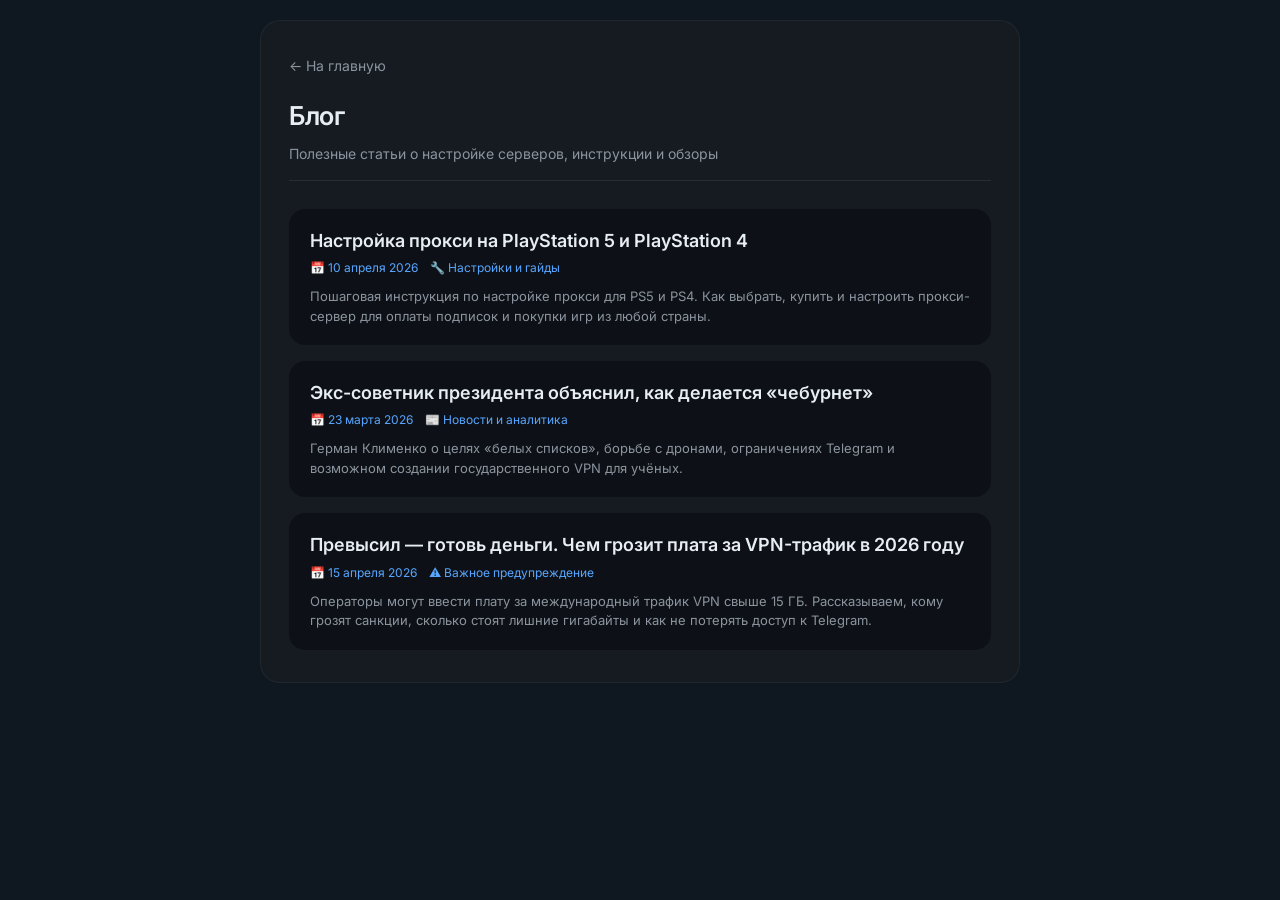
<file: blog/index.html>
<!DOCTYPE html>
<html lang="ru">
<head>
    <meta charset="UTF-8">
    <meta name="viewport" content="width=device-width, initial-scale=1.0">
    <!-- Microsoft Clarity -->
<script type="text/javascript">
    (function(c,l,a,r,i,t,y){
        c[a]=c[a]||function(){(c[a].q=c[a].q||[]).push(arguments)};
        t=l.createElement(r);t.async=1;t.src="https://www.clarity.ms/tag/"+i;
        y=l.getElementsByTagName(r)[0];y.parentNode.insertBefore(t,y);
    })(window, document, "clarity", "script", "wh6saxv35u");
</script>
    <title>Блог | MTProto для Telegram</title>
    <meta name="description" content="Полезные статьи о настройке прокси, VPN, обходе блокировок и новых ограничениях интернета в России.">
    <link href="https://fonts.googleapis.com/css2?family=Inter:wght@300;400;500;600;700&display=swap" rel="stylesheet">
    <style>
        * {
            margin: 0;
            padding: 0;
            box-sizing: border-box;
        }

        body {
            font-family: 'Inter', sans-serif;
            background: #0f1720;
            color: #e6edf3;
            line-height: 1.5;
            padding: 20px;
        }

        .container {
            max-width: 760px;
            margin: 0 auto;
            background: #161b22;
            border-radius: 20px;
            padding: 32px 28px;
            border: 1px solid rgba(255,255,255,0.05);
        }

        .back-link {
            display: inline-block;
            margin-bottom: 20px;
            color: #8b949e;
            text-decoration: none;
            font-size: 14px;
            transition: color 0.2s;
        }

        .back-link:hover {
            color: #58a6ff;
        }

        h1 {
            font-size: 26px;
            font-weight: 600;
            margin-bottom: 8px;
            letter-spacing: -0.3px;
        }

        .blog-description {
            font-size: 14px;
            color: #8b949e;
            margin-bottom: 28px;
            padding-bottom: 16px;
            border-bottom: 1px solid rgba(255,255,255,0.08);
        }

        .posts-list {
            list-style: none;
            display: flex;
            flex-direction: column;
            gap: 16px;
        }

        .posts-list li {
            background: #0d1117;
            border-radius: 16px;
            transition: all 0.2s ease;
            cursor: pointer;
            border: 1px solid transparent;
        }

        .post-link {
            display: block;
            padding: 18px 20px;
            text-decoration: none;
            color: inherit;
        }

        .posts-list li:hover {
            border-color: rgba(88, 166, 255, 0.3);
            background: #11161f;
            transform: translateY(-1px);
        }

        .post-title {
            font-size: 18px;
            font-weight: 600;
            margin-bottom: 6px;
            color: #e6edf3;
            line-height: 1.4;
        }

        .post-meta {
            font-size: 12px;
            color: #58a6ff;
            margin-bottom: 10px;
            display: flex;
            align-items: center;
            gap: 12px;
        }

        .post-excerpt {
            font-size: 13px;
            color: #8b949e;
            line-height: 1.5;
            display: -webkit-box;
            -webkit-line-clamp: 2;
            -webkit-box-orient: vertical;
            overflow: hidden;
        }

        @media (max-width: 600px) {
            .container {
                padding: 20px;
            }
            .post-link {
                padding: 14px 16px;
            }
            .post-title {
                font-size: 16px;
            }
        }
    </style>
</head>
<body>

<div class="container">
    <a href="/" class="back-link">← На главную</a>

    <h1>Блог</h1>
    <div class="blog-description">
        Полезные статьи о настройке серверов, инструкции и обзоры
    </div>

    <ul class="posts-list">
        <!-- СТАТЬЯ 1: PS5 -->
        <li onclick="window.location.href='nastroyka-proksi-na-playstation-5-i-playstation-4-poshagovaya-instruktsiya.html'">
            <a href="nastroyka-proksi-na-playstation-5-i-playstation-4-poshagovaya-instruktsiya.html" class="post-link">
                <div class="post-title">Настройка прокси на PlayStation 5 и PlayStation 4</div>
                <div class="post-meta">
                    <span>📅 10 апреля 2026</span>
                    <span>🔧 Настройки и гайды</span>
                </div>
                <div class="post-excerpt">
                    Пошаговая инструкция по настройке прокси для PS5 и PS4. Как выбрать, купить и настроить прокси-сервер для оплаты подписок и покупки игр из любой страны.
                </div>
            </a>
        </li>

        <!-- СТАТЬЯ 2: ЧЕБУРНЕТ / КЛИМЕНКО -->
        <li onclick="window.location.href='eks-sovetnik-prezidenta-german-klimenko-cheburnet-internet-ogranicheniya.html'">
            <a href="eks-sovetnik-prezidenta-german-klimenko-cheburnet-internet-ogranicheniya.html" class="post-link">
                <div class="post-title">Экс-советник президента объяснил, как делается «чебурнет»</div>
                <div class="post-meta">
                    <span>📅 23 марта 2026</span>
                    <span>📰 Новости и аналитика</span>
                </div>
                <div class="post-excerpt">
                    Герман Клименко о целях «белых списков», борьбе с дронами, ограничениях Telegram и возможном создании государственного VPN для учёных.
                </div>
            </a>
        </li>

        <!-- СТАТЬЯ 3: ПЛАТА ЗА VPN-ТРАФИК -->
        <li onclick="window.location.href='plat-za-vpn-traffic-2026.html'">
            <a href="plat-za-vpn-traffic-2026.html" class="post-link">
                <div class="post-title">Превысил — готовь деньги. Чем грозит плата за VPN-трафик в 2026 году</div>
                <div class="post-meta">
                    <span>📅 15 апреля 2026</span>
                    <span>⚠️ Важное предупреждение</span>
                </div>
                <div class="post-excerpt">
                    Операторы могут ввести плату за международный трафик VPN свыше 15 ГБ. Рассказываем, кому грозят санкции, сколько стоят лишние гигабайты и как не потерять доступ к Telegram.
                </div>
            </a>
        </li>
    </ul>
</div>

</body>
</html>
</file>
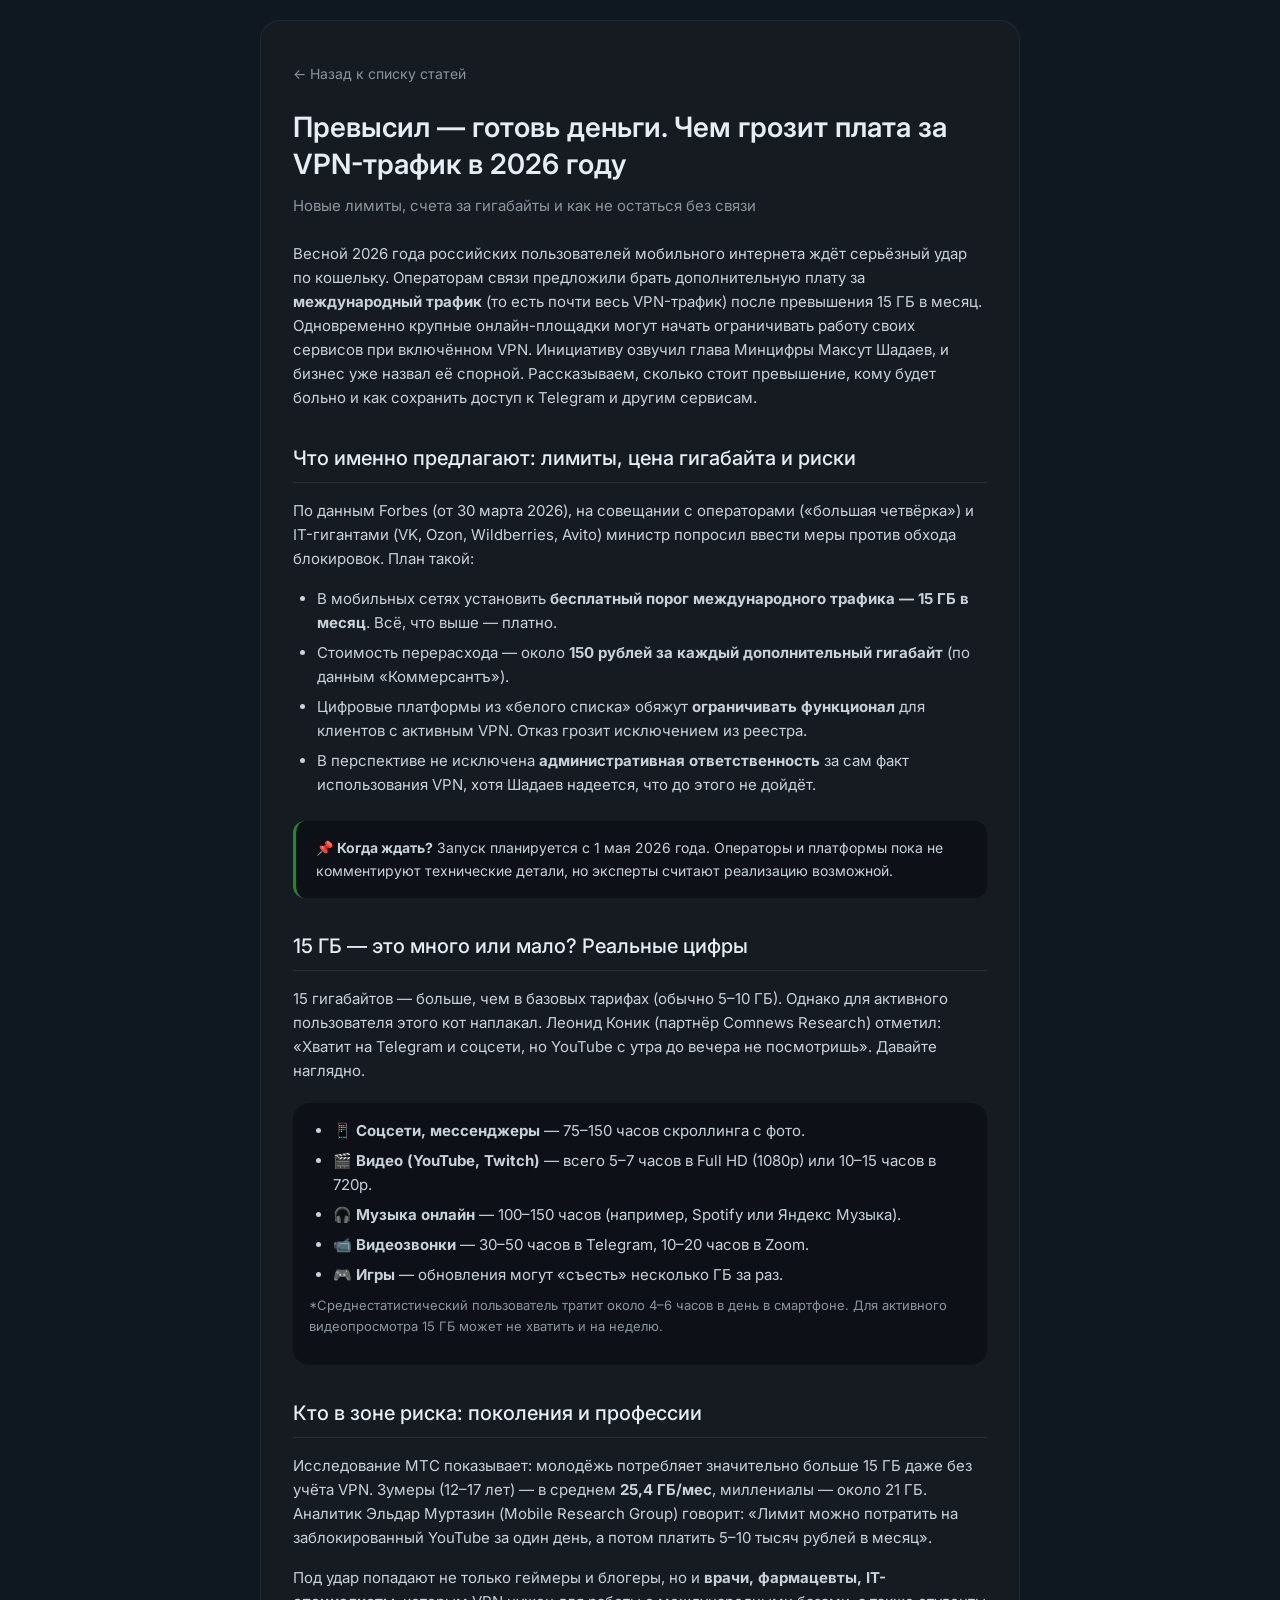
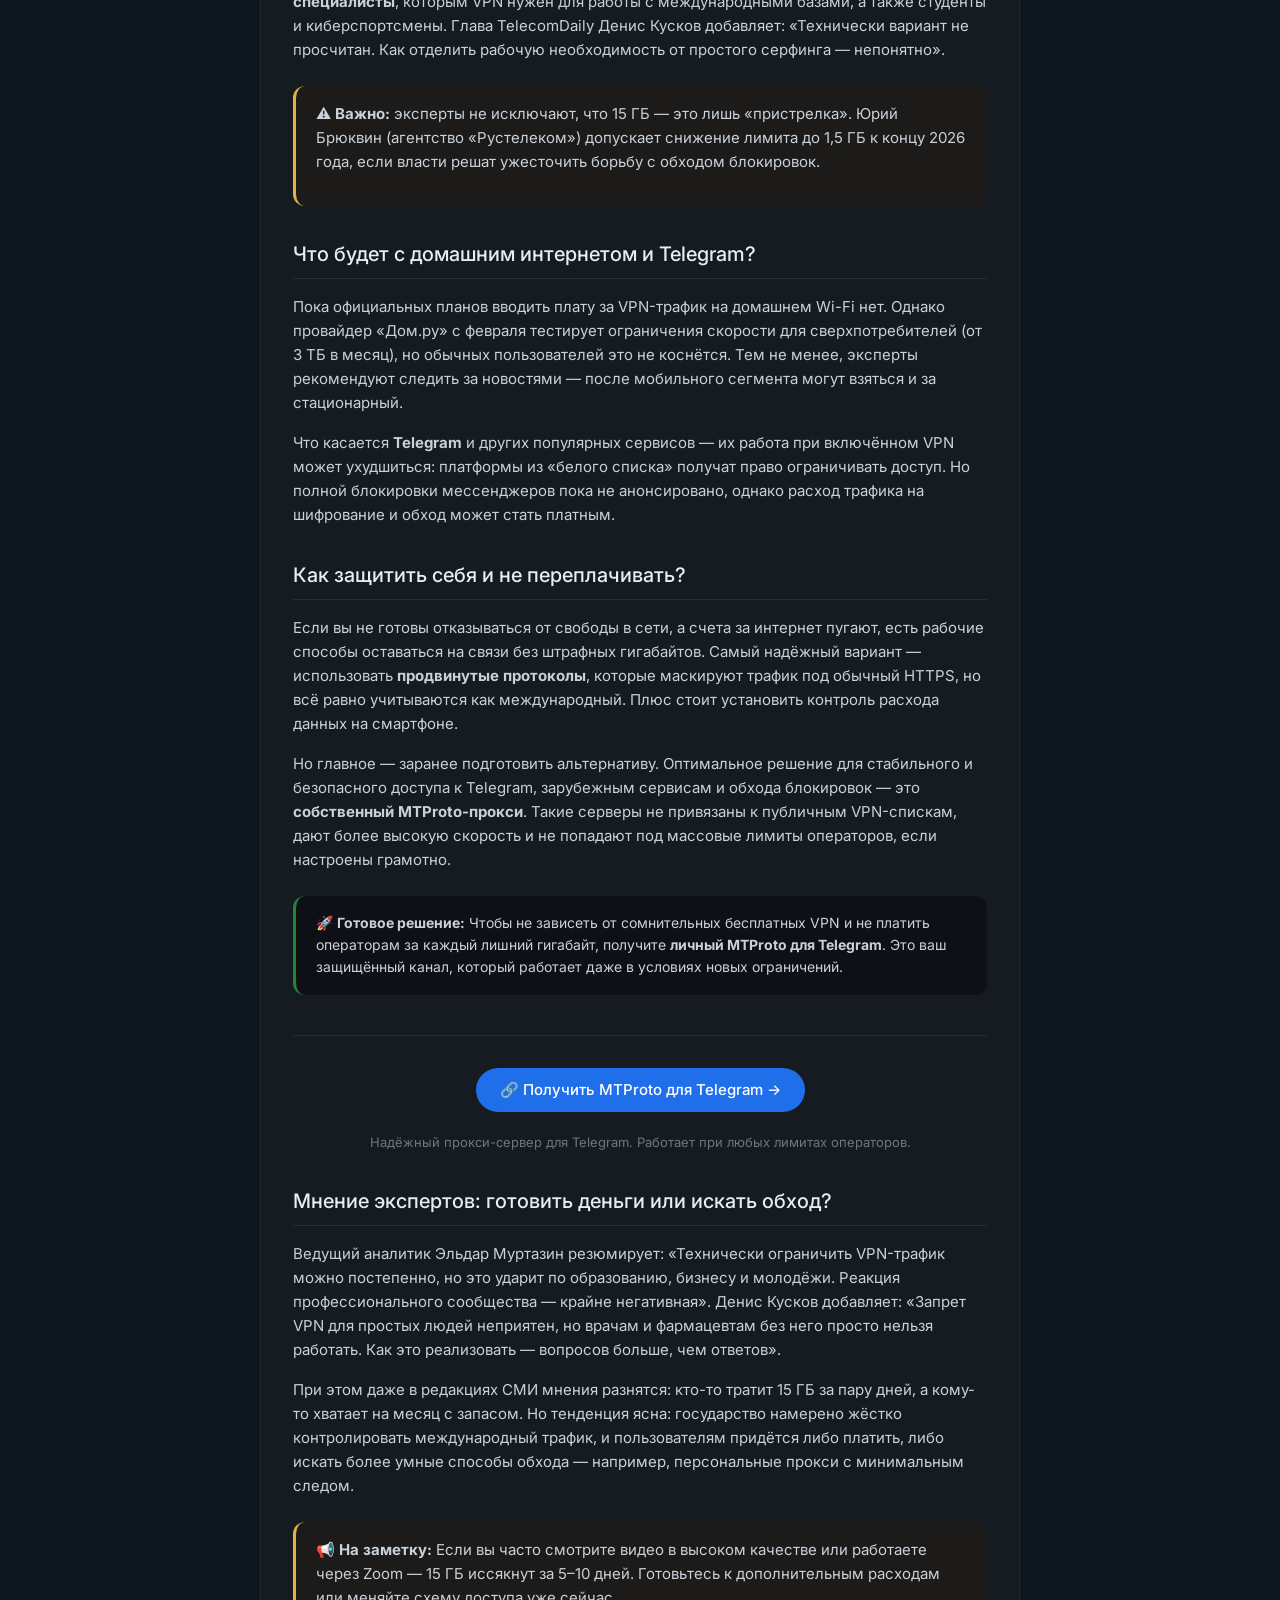
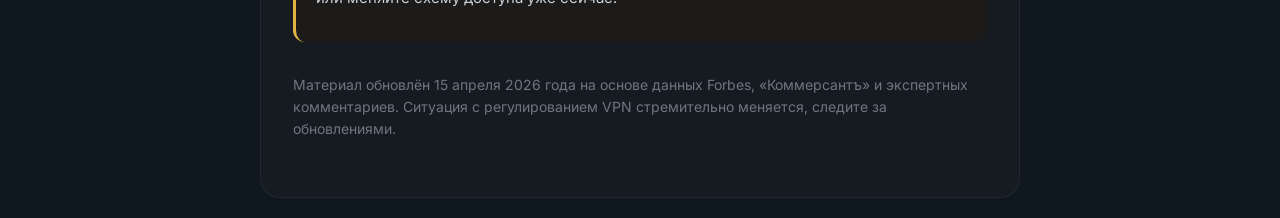
<file: blog/plat-za-vpn-traffic-2026.html>
<!DOCTYPE html>
<html lang="ru">
<head>
    <meta charset="UTF-8">
    <meta name="viewport" content="width=device-width, initial-scale=1.0">
    <!-- Microsoft Clarity -->
<script type="text/javascript">
    (function(c,l,a,r,i,t,y){
        c[a]=c[a]||function(){(c[a].q=c[a].q||[]).push(arguments)};
        t=l.createElement(r);t.async=1;t.src="https://www.clarity.ms/tag/"+i;
        y=l.getElementsByTagName(r)[0];y.parentNode.insertBefore(t,y);
    })(window, document, "clarity", "script", "wh6saxv35u");
</script>
    <title>Плата за VPN-трафик 2026: лимиты, риски, инструкция</title>
    <meta name="description" content="В России хотят ввести плату за международный трафик VPN свыше 15 ГБ. Разбираем, кому грозят санкции, сколько стоят лишние гигабайты и как не потерять доступ к Telegram.">
    <meta name="keywords" content="плата за VPN трафик, лимит 15 ГБ, VPN ограничения Россия, Минцифры VPN, международный трафик, обход блокировок 2026">
    <meta name="author" content="TelegaOnline">
    <link href="https://fonts.googleapis.com/css2?family=Inter:wght@300;400;500;600;700&display=swap" rel="stylesheet">
    <style>
        * {
            margin: 0;
            padding: 0;
            box-sizing: border-box;
        }

        body {
            font-family: 'Inter', sans-serif;
            background: #0f1720;
            color: #e6edf3;
            line-height: 1.6;
            padding: 20px;
        }

        .container {
            max-width: 760px;
            margin: 0 auto;
            background: #161b22;
            border-radius: 20px;
            padding: 40px 32px;
            border: 1px solid rgba(255,255,255,0.05);
        }

        .back-link {
            display: inline-block;
            margin-bottom: 24px;
            color: #8b949e;
            text-decoration: none;
            font-size: 14px;
            transition: color 0.2s;
        }

        .back-link:hover {
            color: #58a6ff;
        }

        h1 {
            font-size: 28px;
            font-weight: 600;
            margin-bottom: 12px;
            line-height: 1.3;
        }

        h2 {
            font-size: 20px;
            font-weight: 500;
            margin: 32px 0 16px 0;
            padding-bottom: 8px;
            border-bottom: 1px solid rgba(255,255,255,0.08);
        }

        h3 {
            font-size: 17px;
            font-weight: 500;
            margin: 24px 0 12px 0;
            color: #c9d1d9;
        }

        p {
            font-size: 15px;
            color: #c9d1d9;
            margin-bottom: 16px;
        }

        ul, ol {
            margin: 16px 0 16px 24px;
            color: #c9d1d9;
            font-size: 15px;
        }

        li {
            margin-bottom: 6px;
        }

        a {
            color: #58a6ff;
            text-decoration: none;
            transition: color 0.2s;
        }

        a:hover {
            text-decoration: underline;
        }

        .article-image {
            margin: 24px 0;
            text-align: center;
            cursor: pointer;
            transition: opacity 0.2s;
        }

        .article-image img {
            max-width: 100%;
            border-radius: 12px;
            border: 1px solid rgba(255,255,255,0.08);
            box-shadow: 0 4px 12px rgba(0,0,0,0.3);
        }

        .article-image:hover {
            opacity: 0.9;
        }

        .image-caption {
            font-size: 12px;
            color: #6e7681;
            margin-top: 8px;
            text-align: center;
        }

        .info-banner {
            background: #0d1117;
            border-left: 3px solid #238636;
            padding: 16px 20px;
            border-radius: 12px;
            margin: 24px 0;
        }

        .info-banner p {
            margin-bottom: 0;
            font-size: 14px;
        }

        .warning-banner {
            background: #1c1b1a;
            border-left: 3px solid #e3b341;
            padding: 16px 20px;
            border-radius: 12px;
            margin: 24px 0;
        }

        .traffic-box {
            background: #0d1117;
            border-radius: 16px;
            padding: 8px 16px 12px 16px;
            margin: 20px 0;
        }

        .traffic-box ul {
            margin-top: 8px;
            margin-bottom: 8px;
        }

        .footer-link-card {
            margin-top: 40px;
            padding-top: 20px;
            border-top: 1px solid rgba(255,255,255,0.08);
            text-align: center;
        }

        .main-site-button {
            display: inline-flex;
            align-items: center;
            gap: 8px;
            background: #1f6feb;
            color: white;
            padding: 10px 24px;
            border-radius: 40px;
            font-weight: 500;
            font-size: 15px;
            transition: background 0.2s, transform 0.1s;
            margin: 12px 0 8px;
        }

        .main-site-button:hover {
            background: #388bfd;
            text-decoration: none;
            transform: translateY(-1px);
        }

        .modal {
            display: none;
            position: fixed;
            z-index: 1000;
            left: 0;
            top: 0;
            width: 100%;
            height: 100%;
            background-color: rgba(0,0,0,0.9);
            cursor: pointer;
        }

        .modal-content {
            margin: auto;
            display: block;
            max-width: 90%;
            max-height: 90%;
            position: absolute;
            top: 50%;
            left: 50%;
            transform: translate(-50%, -50%);
            border-radius: 8px;
        }

        .close-modal {
            position: absolute;
            top: 20px;
            right: 35px;
            color: #fff;
            font-size: 40px;
            font-weight: bold;
            cursor: pointer;
        }

        @media (max-width: 600px) {
            .container {
                padding: 24px 20px;
            }
            h1 {
                font-size: 24px;
            }
            h2 {
                font-size: 18px;
            }
        }
    </style>
</head>
<body>

<div class="container">
    <a href="/blog/index.html" class="back-link">← Назад к списку статей</a>

    <h1>Превысил — готовь деньги. Чем грозит плата за VPN-трафик в 2026 году</h1>
    <p style="color: #8b949e; margin-bottom: 24px;">Новые лимиты, счета за гигабайты и как не остаться без связи</p>

    <p>Весной 2026 года российских пользователей мобильного интернета ждёт серьёзный удар по кошельку. Операторам связи предложили брать дополнительную плату за <strong>международный трафик</strong> (то есть почти весь VPN-трафик) после превышения 15 ГБ в месяц. Одновременно крупные онлайн-площадки могут начать ограничивать работу своих сервисов при включённом VPN. Инициативу озвучил глава Минцифры Максут Шадаев, и бизнес уже назвал её спорной. Рассказываем, сколько стоит превышение, кому будет больно и как сохранить доступ к Telegram и другим сервисам.</p>

    <h2>Что именно предлагают: лимиты, цена гигабайта и риски</h2>
    <p>По данным Forbes (от 30 марта 2026), на совещании с операторами («большая четвёрка») и IT-гигантами (VK, Ozon, Wildberries, Avito) министр попросил ввести меры против обхода блокировок. План такой:</p>
    <ul>
        <li>В мобильных сетях установить <strong>бесплатный порог международного трафика — 15 ГБ в месяц</strong>. Всё, что выше — платно.</li>
        <li>Стоимость перерасхода — около <strong>150 рублей за каждый дополнительный гигабайт</strong> (по данным «Коммерсантъ»).</li>
        <li>Цифровые платформы из «белого списка» обяжут <strong>ограничивать функционал</strong> для клиентов с активным VPN. Отказ грозит исключением из реестра.</li>
        <li>В перспективе не исключена <strong>административная ответственность</strong> за сам факт использования VPN, хотя Шадаев надеется, что до этого не дойдёт.</li>
    </ul>
    <div class="info-banner">
        <p>📌 <strong>Когда ждать?</strong> Запуск планируется с 1 мая 2026 года. Операторы и платформы пока не комментируют технические детали, но эксперты считают реализацию возможной.</p>
    </div>

    <h2>15 ГБ — это много или мало? Реальные цифры</h2>
    <p>15 гигабайтов — больше, чем в базовых тарифах (обычно 5–10 ГБ). Однако для активного пользователя этого кот наплакал. Леонид Коник (партнёр Comnews Research) отметил: «Хватит на Telegram и соцсети, но YouTube с утра до вечера не посмотришь». Давайте наглядно.</p>
    <div class="traffic-box">
        <ul>
            <li>📱 <strong>Соцсети, мессенджеры</strong> — 75–150 часов скроллинга с фото.</li>
            <li>🎬 <strong>Видео (YouTube, Twitch)</strong> — всего 5–7 часов в Full HD (1080p) или 10–15 часов в 720p.</li>
            <li>🎧 <strong>Музыка онлайн</strong> — 100–150 часов (например, Spotify или Яндекс Музыка).</li>
            <li>📹 <strong>Видеозвонки</strong> — 30–50 часов в Telegram, 10–20 часов в Zoom.</li>
            <li>🎮 <strong>Игры</strong> — обновления могут «съесть» несколько ГБ за раз.</li>
        </ul>
        <p style="font-size: 13px; margin-top: 8px; color:#8b949e;">*Среднестатистический пользователь тратит около 4–6 часов в день в смартфоне. Для активного видеопросмотра 15 ГБ может не хватить и на неделю.</p>
    </div>

    <h2>Кто в зоне риска: поколения и профессии</h2>
    <p>Исследование МТС показывает: молодёжь потребляет значительно больше 15 ГБ даже без учёта VPN. Зумеры (12–17 лет) — в среднем <strong>25,4 ГБ/мес</strong>, миллениалы — около 21 ГБ. Аналитик Эльдар Муртазин (Mobile Research Group) говорит: «Лимит можно потратить на заблокированный YouTube за один день, а потом платить 5–10 тысяч рублей в месяц».</p>
    <p>Под удар попадают не только геймеры и блогеры, но и <strong>врачи, фармацевты, IT-специалисты</strong>, которым VPN нужен для работы с международными базами, а также студенты и киберспортсмены. Глава TelecomDaily Денис Кусков добавляет: «Технически вариант не просчитан. Как отделить рабочую необходимость от простого серфинга — непонятно».</p>
    <div class="warning-banner">
        <p>⚠️ <strong>Важно:</strong> эксперты не исключают, что 15 ГБ — это лишь «пристрелка». Юрий Брюквин (агентство «Рустелеком») допускает снижение лимита до 1,5 ГБ к концу 2026 года, если власти решат ужесточить борьбу с обходом блокировок.</p>
    </div>

    <h2>Что будет с домашним интернетом и Telegram?</h2>
    <p>Пока официальных планов вводить плату за VPN-трафик на домашнем Wi-Fi нет. Однако провайдер «Дом.ру» с февраля тестирует ограничения скорости для сверхпотребителей (от 3 ТБ в месяц), но обычных пользователей это не коснётся. Тем не менее, эксперты рекомендуют следить за новостями — после мобильного сегмента могут взяться и за стационарный.</p>
    <p>Что касается <strong>Telegram</strong> и других популярных сервисов — их работа при включённом VPN может ухудшиться: платформы из «белого списка» получат право ограничивать доступ. Но полной блокировки мессенджеров пока не анонсировано, однако расход трафика на шифрование и обход может стать платным.</p>

    <h2>Как защитить себя и не переплачивать?</h2>
    <p>Если вы не готовы отказываться от свободы в сети, а счета за интернет пугают, есть рабочие способы оставаться на связи без штрафных гигабайтов. Самый надёжный вариант — использовать <strong>продвинутые протоколы</strong>, которые маскируют трафик под обычный HTTPS, но всё равно учитываются как международный. Плюс стоит установить контроль расхода данных на смартфоне.</p>
    <p>Но главное — заранее подготовить альтернативу. Оптимальное решение для стабильного и безопасного доступа к Telegram, зарубежным сервисам и обхода блокировок — это <strong>собственный MTProto-прокси</strong>. Такие серверы не привязаны к публичным VPN-спискам, дают более высокую скорость и не попадают под массовые лимиты операторов, если настроены грамотно.</p>

    <div class="info-banner">
        <p>🚀 <strong>Готовое решение:</strong> Чтобы не зависеть от сомнительных бесплатных VPN и не платить операторам за каждый лишний гигабайт, получите <strong>личный MTProto для Telegram</strong>. Это ваш защищённый канал, который работает даже в условиях новых ограничений.</p>
    </div>

    <div class="footer-link-card">
        <a href="/" class="main-site-button">
            🔗 Получить MTProto для Telegram →
        </a>
        <p style="font-size: 13px; margin-top: 12px; color:#6e7681;">Надёжный прокси-сервер для Telegram. Работает при любых лимитах операторов.</p>
    </div>

    <h2>Мнение экспертов: готовить деньги или искать обход?</h2>
    <p>Ведущий аналитик Эльдар Муртазин резюмирует: «Технически ограничить VPN-трафик можно постепенно, но это ударит по образованию, бизнесу и молодёжи. Реакция профессионального сообщества — крайне негативная». Денис Кусков добавляет: «Запрет VPN для простых людей неприятен, но врачам и фармацевтам без него просто нельзя работать. Как это реализовать — вопросов больше, чем ответов».</p>
    <p>При этом даже в редакциях СМИ мнения разнятся: кто-то тратит 15 ГБ за пару дней, а кому-то хватает на месяц с запасом. Но тенденция ясна: государство намерено жёстко контролировать международный трафик, и пользователям придётся либо платить, либо искать более умные способы обхода — например, персональные прокси с минимальным следом.</p>

    <div class="warning-banner">
        <p>📢 <strong>На заметку:</strong> Если вы часто смотрите видео в высоком качестве или работаете через Zoom — 15 ГБ иссякнут за 5–10 дней. Готовьтесь к дополнительным расходам или меняйте схему доступа уже сейчас.</p>
    </div>

    <p style="font-size: 14px; color: #6e7681; margin-top: 32px;">Материал обновлён 15 апреля 2026 года на основе данных Forbes, «Коммерсантъ» и экспертных комментариев. Ситуация с регулированием VPN стремительно меняется, следите за обновлениями.</p>
</div>

<!-- Модальное окно для изображений -->
<div id="imageModal" class="modal" onclick="closeModal()">
    <span class="close-modal">&times;</span>
    <img class="modal-content" id="modalImage">
</div>

<script>
    let currentModalImage = null;

    function openModal(element) {
        const img = element.querySelector('img');
        if (img) {
            const modal = document.getElementById('imageModal');
            const modalImg = document.getElementById('modalImage');
            modal.style.display = 'block';
            modalImg.src = img.src;
            currentModalImage = modalImg;
        }
    }

    function closeModal() {
        const modal = document.getElementById('imageModal');
        modal.style.display = 'none';
    }

    document.addEventListener('keydown', function(e) {
        if (e.key === 'Escape') {
            closeModal();
        }
    });
</script>

</body>
</html>
</file>
